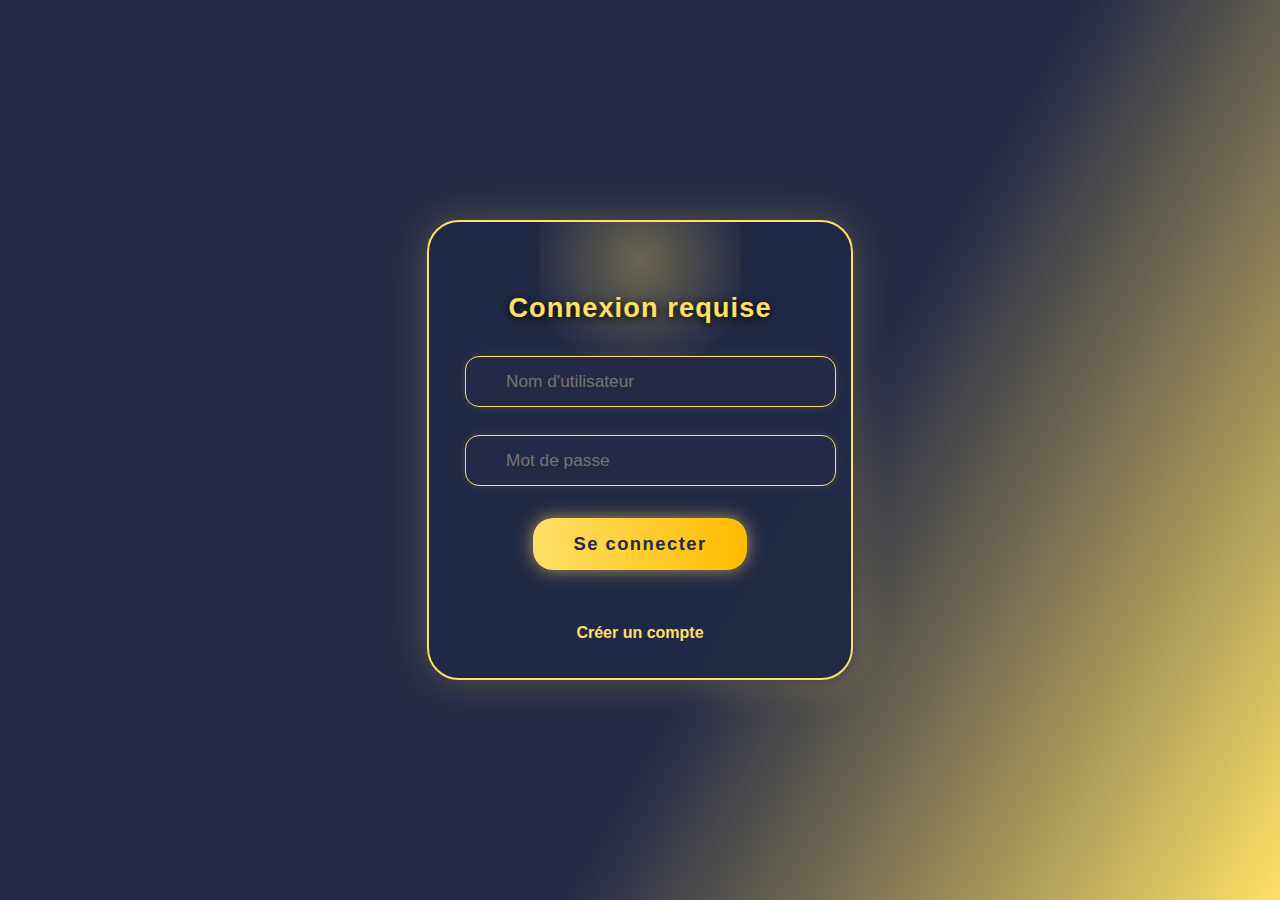
<file: index.html>
<!DOCTYPE html>
<html lang="fr">
<head>
    <meta charset="UTF-8">
    <meta name="viewport" content="width=device-width, initial-scale=1.0">
    <title>Connexion requise</title>
    <link rel="stylesheet" href="index.css">
</head>
<body class="hide">
<div class="login-box" id="loginBox">
    <h2>Connexion requise</h2>
    <input type="text" id="loginUser" placeholder="Nom d'utilisateur" autocomplete="username">
    <div class="password-container">
        <input type="password" id="loginPass" placeholder="Mot de passe" autocomplete="current-password">
        <span class="toggle-password" onclick="toggleLoginPasswordVisibility()">&#x1F441;</span>
    </div>
    <button id="loginBtn">Se connecter</button>
    <div class="login-error" id="loginError"></div>
    <a href="#" id="showRegister">Créer un compte</a>
</div>

<div class="register-box" id="registerBox" style="display:none;">
    <h2>Créer un compte</h2>
    <input type="text" id="registerUser" placeholder="Nom d'utilisateur" autocomplete="new-username">
    <div class="password-container">
        <input type="password" id="registerPass" placeholder="Mot de passe" autocomplete="new-password">
        <span class="toggle-password" onclick="toggleRegisterPasswordVisibility()">&#x1F441;</span>
    </div>
    <div class="password-container">
        <input type="password" id="registerPassConfirm" placeholder="Confirmer le mot de passe" autocomplete="new-password">
        <span class="toggle-password" onclick="toggleRegisterConfirmPasswordVisibility()">&#x1F441;</span>
    </div>
    <div class="password-rules">
        Le mot de passe doit contenir <b>au moins 8 caractères</b>, <b>une majuscule</b>, <b>une minuscule</b> et <b>un chiffre</b>.
    </div>
    <button id="registerBtn">S'inscrire</button>
    <div class="register-error" id="registerError"></div>
    <div class="register-success" id="registerSuccess"></div>
    <a href="#" id="showLogin">Se connecter</a>
</div>
<script>
    const USER = "LEGOAT";
    const PASS = "TOTOLEGOAT";

    function toggleLoginPasswordVisibility() {
        var passwordInput = document.getElementById("loginPass");
        passwordInput.type = passwordInput.type === "password" ? "text" : "password";
    }
    function toggleRegisterPasswordVisibility() {
        var passwordInput = document.getElementById("registerPass");
        passwordInput.type = passwordInput.type === "password" ? "text" : "password";
    }
    function toggleRegisterConfirmPasswordVisibility() {
        var passwordInput = document.getElementById("registerPassConfirm");
        passwordInput.type = passwordInput.type === "password" ? "text" : "password";
    }

    window.onload = function() {
        // Si déjà connecté, va direct à l'accueil
        if(sessionStorage.getItem('isConnected') === 'yes') {
            window.location.href = "Page1.html";
            return;
        }
        document.body.classList.remove('hide');

        // Connexion
        document.getElementById('loginBtn').onclick = function() {
            const user = document.getElementById('loginUser').value.trim();
            const pass = document.getElementById('loginPass').value;
            const error = document.getElementById('loginError');
            error.textContent = "";

            if (
                (user === USER && pass === PASS) ||
                (user === localStorage.getItem('user') && pass === localStorage.getItem('pass'))
            ) {
                sessionStorage.setItem('isConnected', 'yes');
                window.location.href = "Page1.html";
            } else {
                error.textContent = "Identifiant ou mot de passe incorrect !";
            }
        };

        document.getElementById('loginPass').addEventListener('keydown', function(e){
            if(e.key === "Enter") document.getElementById('loginBtn').click();
        });
        document.getElementById('loginUser').addEventListener('keydown', function(e){
            if(e.key === "Enter") document.getElementById('loginBtn').click();
        });

        // Affichage inscription
        document.getElementById('showRegister').addEventListener('click', function(e) {
            e.preventDefault();
            document.getElementById('loginBox').style.display = 'none';
            document.getElementById('registerBox').style.display = '';
            document.getElementById('registerError').textContent = "";
            document.getElementById('registerSuccess').textContent = "";
        });

        document.getElementById('showLogin').addEventListener('click', function(e) {
            e.preventDefault();
            document.getElementById('loginBox').style.display = '';
            document.getElementById('registerBox').style.display = 'none';
            document.getElementById('registerError').textContent = "";
            document.getElementById('registerSuccess').textContent = "";
        });

        // Inscription (stockage local)
        document.getElementById('registerBtn').onclick = function() {
            const user = document.getElementById('registerUser').value.trim();
            const pass = document.getElementById('registerPass').value;
            const passConfirm = document.getElementById('registerPassConfirm').value;
            const error = document.getElementById('registerError');
            const success = document.getElementById('registerSuccess');
            error.textContent = "";
            success.textContent = "";

            // Règles : au moins 8 caractères, 1 majuscule, 1 minuscule, 1 chiffre
            const regex = /^(?=.*[a-z])(?=.*[A-Z])(?=.*\d).{8,}$/;

            if (pass !== passConfirm) {
                error.textContent = "Les mots de passe ne correspondent pas !";
                return;
            }

            if (user === "" || pass === "") {
                error.textContent = "Veuillez remplir tous les champs !";
                return;
            }

            if (!regex.test(pass)) {
                error.textContent = "Le mot de passe doit contenir au moins 8 caractères, une majuscule, une minuscule et un chiffre.";
                return;
            }

            localStorage.setItem('user', user);
            localStorage.setItem('pass', pass);

            success.textContent = "Compte créé avec succès ! Vous pouvez vous connecter.";

            setTimeout(() => {
                document.getElementById('loginBox').style.display = '';
                document.getElementById('registerBox').style.display = 'none';
            }, 1200);
        };
    };
</script>
</body>
</html>
</file>
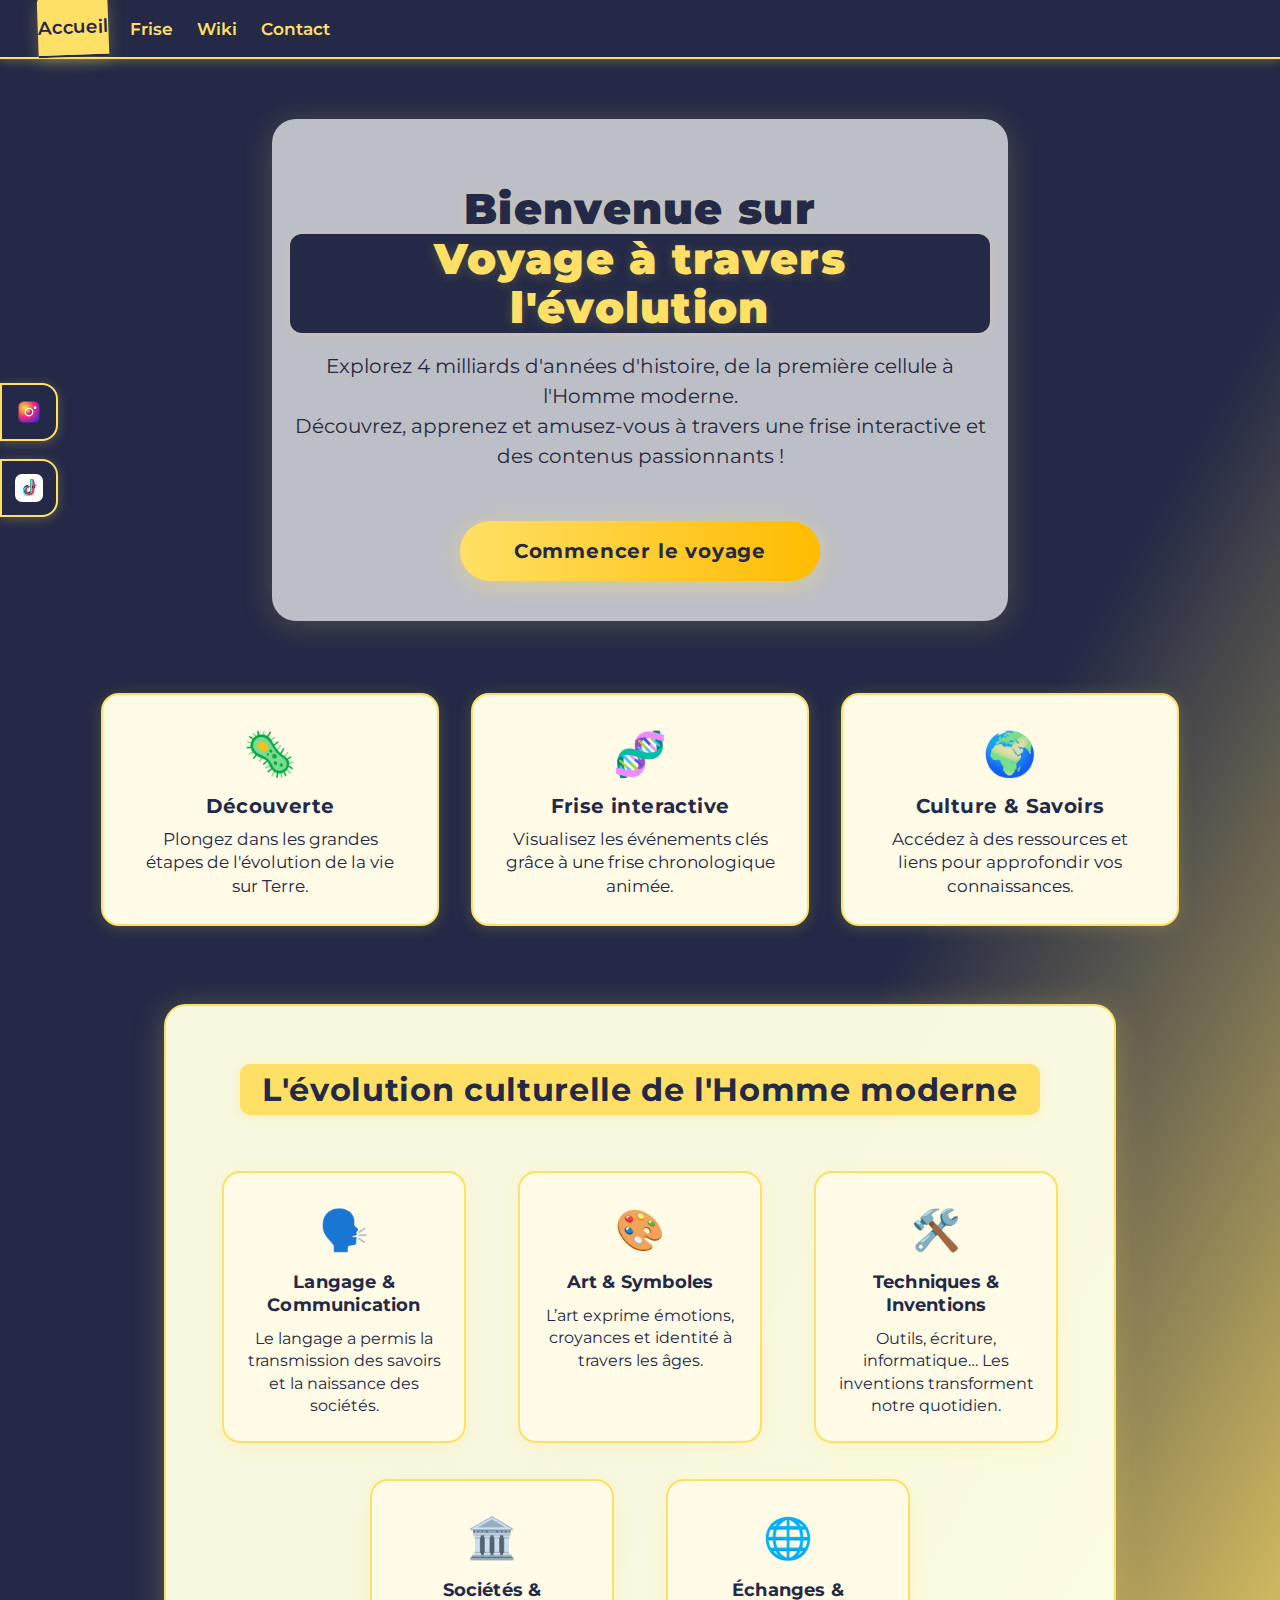
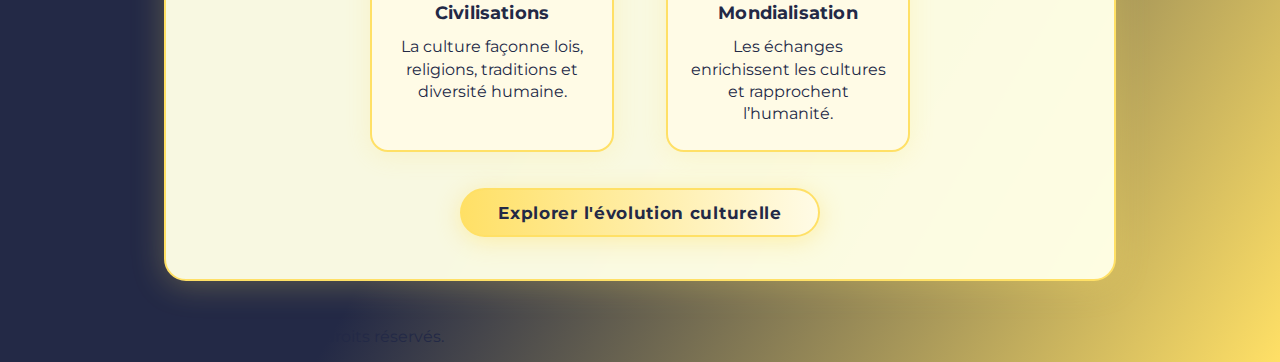
<file: acceuil.html>
<!DOCTYPE html>
<html lang="fr">
<head>
    <meta charset="UTF-8">
    <meta name="viewport" content="width=device-width, initial-scale=1.0">
    <title>Accueil - Voyage à travers l'évolution</title>
    <link rel="stylesheet" href="acceuil.css">
    <link href="https://fonts.googleapis.com/css?family=Montserrat:400,700,900&display=swap" rel="stylesheet">
</head>
<body>
    <header class="header">
        <nav class="main-navbar">
            <a href="acceuil.html" class="main-navbar-link active">Accueil</a>
            <a href="Page2.html" class="main-navbar-link">Frise</a>
            <a href="https://fr.wikipedia.org/wiki/%C3%89volution" class="main-navbar-link" target="_blank">Wiki</a>
            <a href="#" class="main-navbar-link" id="miniContact">Contact</a>
        </nav>
    </header>
    <main class="main-content">
        <section class="hero">
            <h1>
                Bienvenue sur <span class="highlight">Voyage à travers l'évolution</span>
            </h1>
            <p class="subtitle">
                Explorez 4 milliards d'années d'histoire, de la première cellule à l'Homme moderne.<br>
                Découvrez, apprenez et amusez-vous à travers une frise interactive et des contenus passionnants !
            </p>
            <a href="Page2.html" class="cta-btn" id="mainCtaBtn">Commencer le voyage</a>
        </section>
        <section class="features">
            <div class="feature-card">
                <div class="feature-icon">🦠</div>
                <h3>Découverte</h3>
                <p>Plongez dans les grandes étapes de l'évolution de la vie sur Terre.</p>
            </div>
            <div class="feature-card">
                <div class="feature-icon">🧬</div>
                <h3>Frise interactive</h3>
                <p>Visualisez les événements clés grâce à une frise chronologique animée.</p>
            </div>
            <div class="feature-card">
                <div class="feature-icon">🌍</div>
                <h3>Culture & Savoirs</h3>
                <p>Accédez à des ressources et liens pour approfondir vos connaissances.</p>
            </div>
        </section>
        <section class="culturelle-section">
            <h2>
                <span class="culturelle-title">L'évolution culturelle de l'Homme moderne</span>
            </h2>
            <div class="culturelle-cards">
                <div class="culturelle-card">
                    <div class="culturelle-icon">🗣️</div>
                    <h3>Langage & Communication</h3>
                    <p>Le langage a permis la transmission des savoirs et la naissance des sociétés.</p>
                </div>
                <div class="culturelle-card">
                    <div class="culturelle-icon">🎨</div>
                    <h3>Art & Symboles</h3>
                    <p>L’art exprime émotions, croyances et identité à travers les âges.</p>
                </div>
                <div class="culturelle-card">
                    <div class="culturelle-icon">🛠️</div>
                    <h3>Techniques & Inventions</h3>
                    <p>Outils, écriture, informatique… Les inventions transforment notre quotidien.</p>
                </div>
                <div class="culturelle-card">
                    <div class="culturelle-icon">🏛️</div>
                    <h3>Sociétés & Civilisations</h3>
                    <p>La culture façonne lois, religions, traditions et diversité humaine.</p>
                </div>
                <div class="culturelle-card">
                    <div class="culturelle-icon">🌐</div>
                    <h3>Échanges & Mondialisation</h3>
                    <p>Les échanges enrichissent les cultures et rapprochent l’humanité.</p>
                </div>
            </div>
            <a href="page4.html" class="cta-btn secondaire">
                Explorer l'évolution culturelle
            </a>
        </section>
    </main>
    <footer class="footer">
        <p>&copy; 2025 Voyage à travers l'évolution. Tous droits réservés.</p>
    </footer>
    <!-- Popup Contact -->
    <div id="contactPopup" class="popup-contact" style="display:none;">
        <h2>Contact</h2>
        <p>Pour toute question, écris à :<br>
            <a href="mailto:theo.gaudino@lpo-eme.fr">theo.gaudino@lpo-eme.fr</a>
        </p>
        <button id="closeContactBtn">Fermer</button>
    </div>
    <script>
        // Popup contact
        document.getElementById('miniContact').onclick = function(e) {
            e.preventDefault();
            document.getElementById('contactPopup').style.display = 'block';
        };
        document.getElementById('closeContactBtn').onclick = function() {
            document.getElementById('contactPopup').style.display = 'none';
        };
        // Animation joyeuse sur le bouton principal
        document.getElementById('mainCtaBtn').addEventListener('mouseenter', function() {
            this.style.transform = 'scale(1.12) rotate(-2deg)';
            this.style.boxShadow = '0 0 32px #ffe066cc, 0 0 12px #232946, 0 0 60px #ffbb0077';
        });
        document.getElementById('mainCtaBtn').addEventListener('mouseleave', function() {
            this.style.transform = '';
            this.style.boxShadow = '';
        });
    </script>
<!-- À placer juste après <body> dans acceuil.html -->
<!-- À placer juste après <body> dans acceuil.html -->
<div class="social-sidebar">
    <a class="social-btn" href="https://www.instagram.com/TON_COMPTE_INSTAGRAM" target="_blank" title="Instagram" aria-label="Instagram">
        <!-- Logo Instagram SVG officiel, couleurs natives -->
        <svg width="28" height="28" viewBox="0 0 448 512" aria-hidden="true">
            <defs>
                <radialGradient id="ig-gradient" cx="0.3" cy="0.3" r="1">
                    <stop offset="0%" stop-color="#f9ed32"/>
                    <stop offset="45%" stop-color="#ee2a7b"/>
                    <stop offset="100%" stop-color="#002aff"/>
                </radialGradient>
            </defs>
            <rect x="32" y="64" width="384" height="384" rx="96" fill="url(#ig-gradient)"/>
            <circle cx="224" cy="256" r="80" fill="#fff"/>
            <circle cx="224" cy="256" r="56" fill="url(#ig-gradient)"/>
            <circle cx="336" cy="176" r="24" fill="#fff"/>
        </svg>
    </a>
    <a class="social-btn" href="https://www.tiktok.com/@gdn009" target="_blank" title="TikTok" aria-label="TikTok">
        <!-- Logo TikTok SVG officiel, couleurs natives -->
        <svg width="28" height="28" viewBox="0 0 48 48" aria-hidden="true">
            <rect width="48" height="48" rx="12" fill="#fff"/>
            <path d="M34.5 18.5c-2.5 0-4.5-2-4.5-4.5V9h-4v18.5c0 2.2-1.8 4-4 4s-4-1.8-4-4 1.8-4 4-4c.3 0 .7 0 1 .1v-4.1c-.3 0-.7-.1-1-.1-4.4 0-8 3.6-8 8s3.6 8 8 8 8-3.6 8-8V23c1.2 1 2.7 1.5 4.5 1.5v-6z" fill="#010101"/>
            <path d="M30.5 9v5c0 2.5 2 4.5 4.5 4.5v3c-2.2 0-4.2-0.7-5.8-2v10c0 4.4-3.6 8-8 8s-8-3.6-8-8 3.6-8 8-8c.3 0 .7 0 1 .1v3.1c-.3 0-.7-.1-1-.1-2.8 0-5 2.2-5 5s2.2 5 5 5 5-2.2 5-5V9h3z" fill="#25F4EE"/>
            <path d="M34.5 18.5c-2.5 0-4.5-2-4.5-4.5V9h2v5c0 2.5 2 4.5 4.5 4.5v2c-1.2 0-2.3-0.3-3.3-0.9v8.9c0 4.4-3.6 8-8 8s-8-3.6-8-8 3.6-8 8-8c.3 0 .7 0 1 .1v2.1c-.3 0-.7-.1-1-.1-2.8 0-5 2.2-5 5s2.2 5 5 5 5-2.2 5-5V9h2z" fill="#FE2C55"/>
        </svg>
    </a>
</div> 
</body>
</html>
</file>
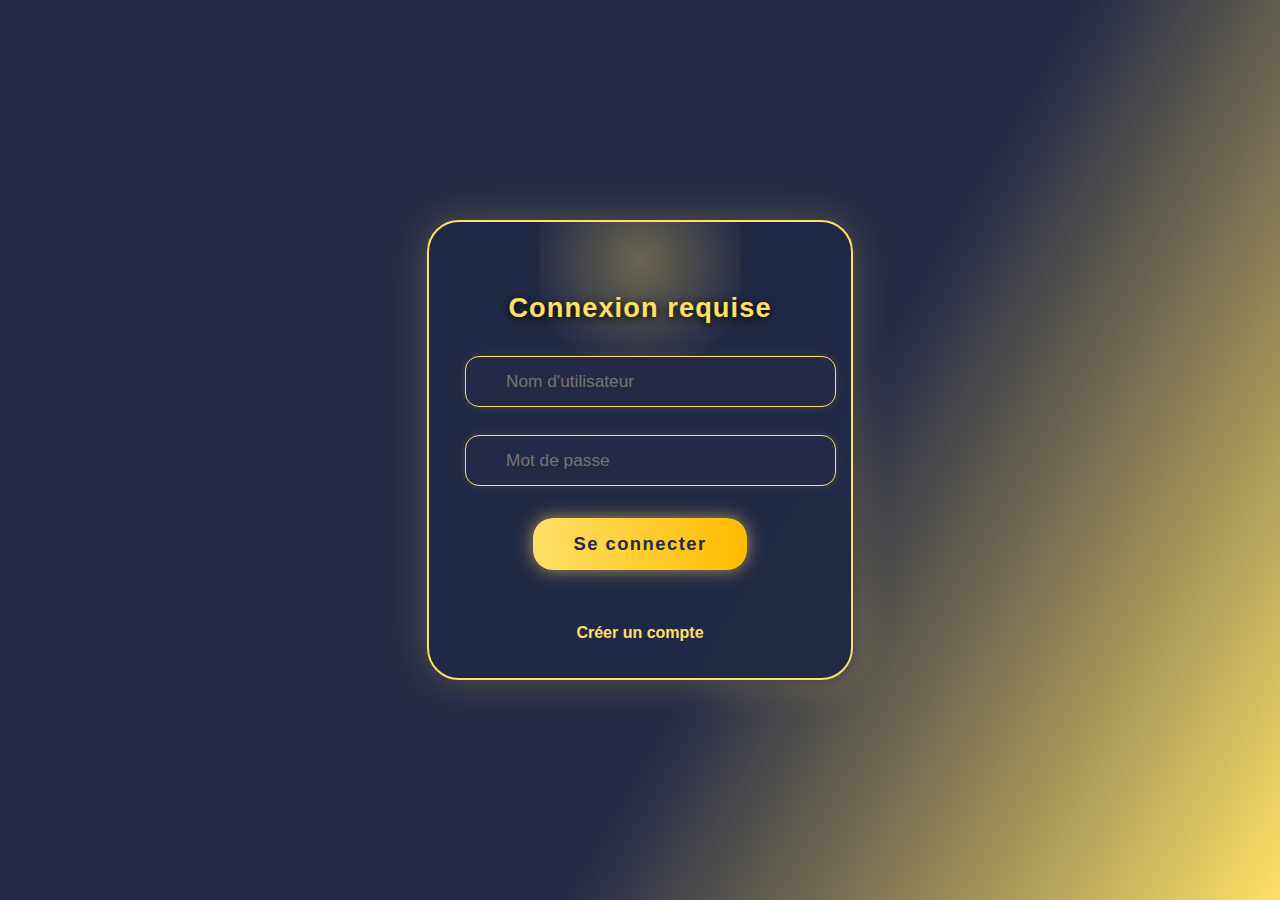
<file: Page2.html>
<!DOCTYPE html>
<html lang="fr">
<head>
  <meta charset="UTF-8">
  <meta name="viewport" content="width=device-width, initial-scale=1.0">
  <title>Voyage à travers l'évolution</title>
  <link rel="stylesheet" href="Page2.css">
  <link href="https://fonts.googleapis.com/css?family=Inter:400,600,800&display=swap" rel="stylesheet">
  <style>
    .main-navbar {
      display: flex;
      gap: 24px;
      align-items: center;
      background: #232946;
      padding: 0 40px;
      border-bottom: 2px solid #ffe066;
      box-shadow: 0 2px 8px #ffe06622;
      position: relative;
      z-index: 10;
      font-family: 'Montserrat', Arial, sans-serif;
    }
    .main-navbar-link {
      color: #ffe066;
      text-decoration: none;
      font-weight: 600;
      font-size: 1.08em;
      padding: 18px 0 16px 0;
      transition: color 0.2s, border-bottom 0.2s, background 0.2s, transform 0.2s;
      border-bottom: 2px solid transparent;
      position: relative;
      border-radius: 6px 6px 0 0;
    }
    .main-navbar-link:hover,
    .main-navbar-link.active {
      color: #232946;
      background: #ffe066;
      border-bottom: 2px solid #232946;
      transform: translateY(-2px) scale(1.07) rotate(-2deg);
      box-shadow: 0 4px 16px #ffe06644;
    }
    @media (max-width: 600px) {
      .main-navbar {
        flex-direction: column;
        gap: 0;
        padding: 0 10px;
      }
      .main-navbar-link {
        padding: 10px 0 8px 0;
        font-size: 1em;
        width: 100%;
        text-align: center;
      }
    }
    /* Popup contact style */
    #contactPopup {
      display: none;
      position: fixed;
      left: 50%;
      top: 50%;
      transform: translate(-50%, -50%);
      background: #fffbe6;
      border: 2px solid #ffe066;
      border-radius: 12px;
      z-index: 2000;
      padding: 24px;
      box-shadow: 0 4px 24px #ffe06655;
      min-width: 260px;
      text-align: center;
    }
    #contactPopup h2 {
      margin-top: 0;
      color: #232946;
    }
    #contactPopup a {
      color: #1a4ca4;
      text-decoration: underline;
    }
    #closeContactBtn {
      background: #ffe066;
      color: #232946;
      border: none;
      border-radius: 8px;
      padding: 8px 18px;
      font-weight: bold;
      cursor: pointer;
      margin-top: 12px;
      transition: background 0.2s;
    }
    #closeContactBtn:hover {
      background: #ffbb00;
    }
  </style>
</head>
<body>
  <div class="bg-animated"></div>
  <!-- Onglets en haut -->
  <nav class="main-navbar">
    <a href="acceuil.html" class="main-navbar-link">Accueil</a>
    <a href="Page2.html" class="main-navbar-link active">Frise</a>
    <a href="https://fr.wikipedia.org/wiki/%C3%89volution" class="main-navbar-link" target="_blank">Wiki</a>
    <a href="#" class="main-navbar-link" id="miniContact">Contact</a>
  </nav>
  <header class="header">
    <h1>De la cellule à l'homme</h1>
    <button id="logoutBtn" class="logout-btn">Déconnexion</button>
  </header>
  <main>
    <section class="intro">
      <p>
        Plongez dans 4&nbsp;milliards d'années d'évolution, de la première cellule à Homo sapiens.
        <span class="intro-cta">Cliquez sur une étape pour voir le détail !</span>
      </p>
    </section>
    <section class="timeline-container-vertical">
      <div class="timeline-vertical" id="timeline"></div>
    </section>
    <div class="event-details-popup" id="eventDetailsPopup">
      <div class="popup-header">
        <h2 class="popup-title" id="popupTitle"></h2>
        <span class="popup-date" id="popupDate"></span>
      </div>
      <div class="popup-body">
        <p class="popup-details" id="popupDetails"></p>
      </div>
      <button class="close-popup" id="closePopupBtn" title="Fermer">✕</button>
    </div>
    <!-- Popup Contact -->
    <div id="contactPopup">
      <h2>Contact</h2>
      <p>Pour toute question, écris à :<br>
        <a href="mailto:theo.gaudino@lpo-eme.fr">theo.gaudino@lpo-eme.fr</a>
      </p>
      <button id="closeContactBtn">Fermer</button>
    </div>
  </main>
  <footer class="footer">
    <p>&copy; 2025 Voyage à travers l'évolution. Tous droits réservés.</p>
  </footer>
  <script>
    // Sécurité : vérifie la connexion
    if(sessionStorage.getItem('isConnected') !== 'yes') {
      window.location.href = "index.html";
    }
    window.onload = function() {
      // Déconnexion
      document.getElementById('logoutBtn').onclick = function() {
        sessionStorage.removeItem('isConnected');
        window.location.href = "index.html";
      };
      // Onglet contact
      document.getElementById('miniContact').onclick = function(e) {
        e.preventDefault();
        document.getElementById('contactPopup').style.display = 'block';
      };
      document.getElementById('closeContactBtn').onclick = function() {
        document.getElementById('contactPopup').style.display = 'none';
      };
    };
  </script>
  <script src="Page2.js"></script>
</body>
</html>
</file>
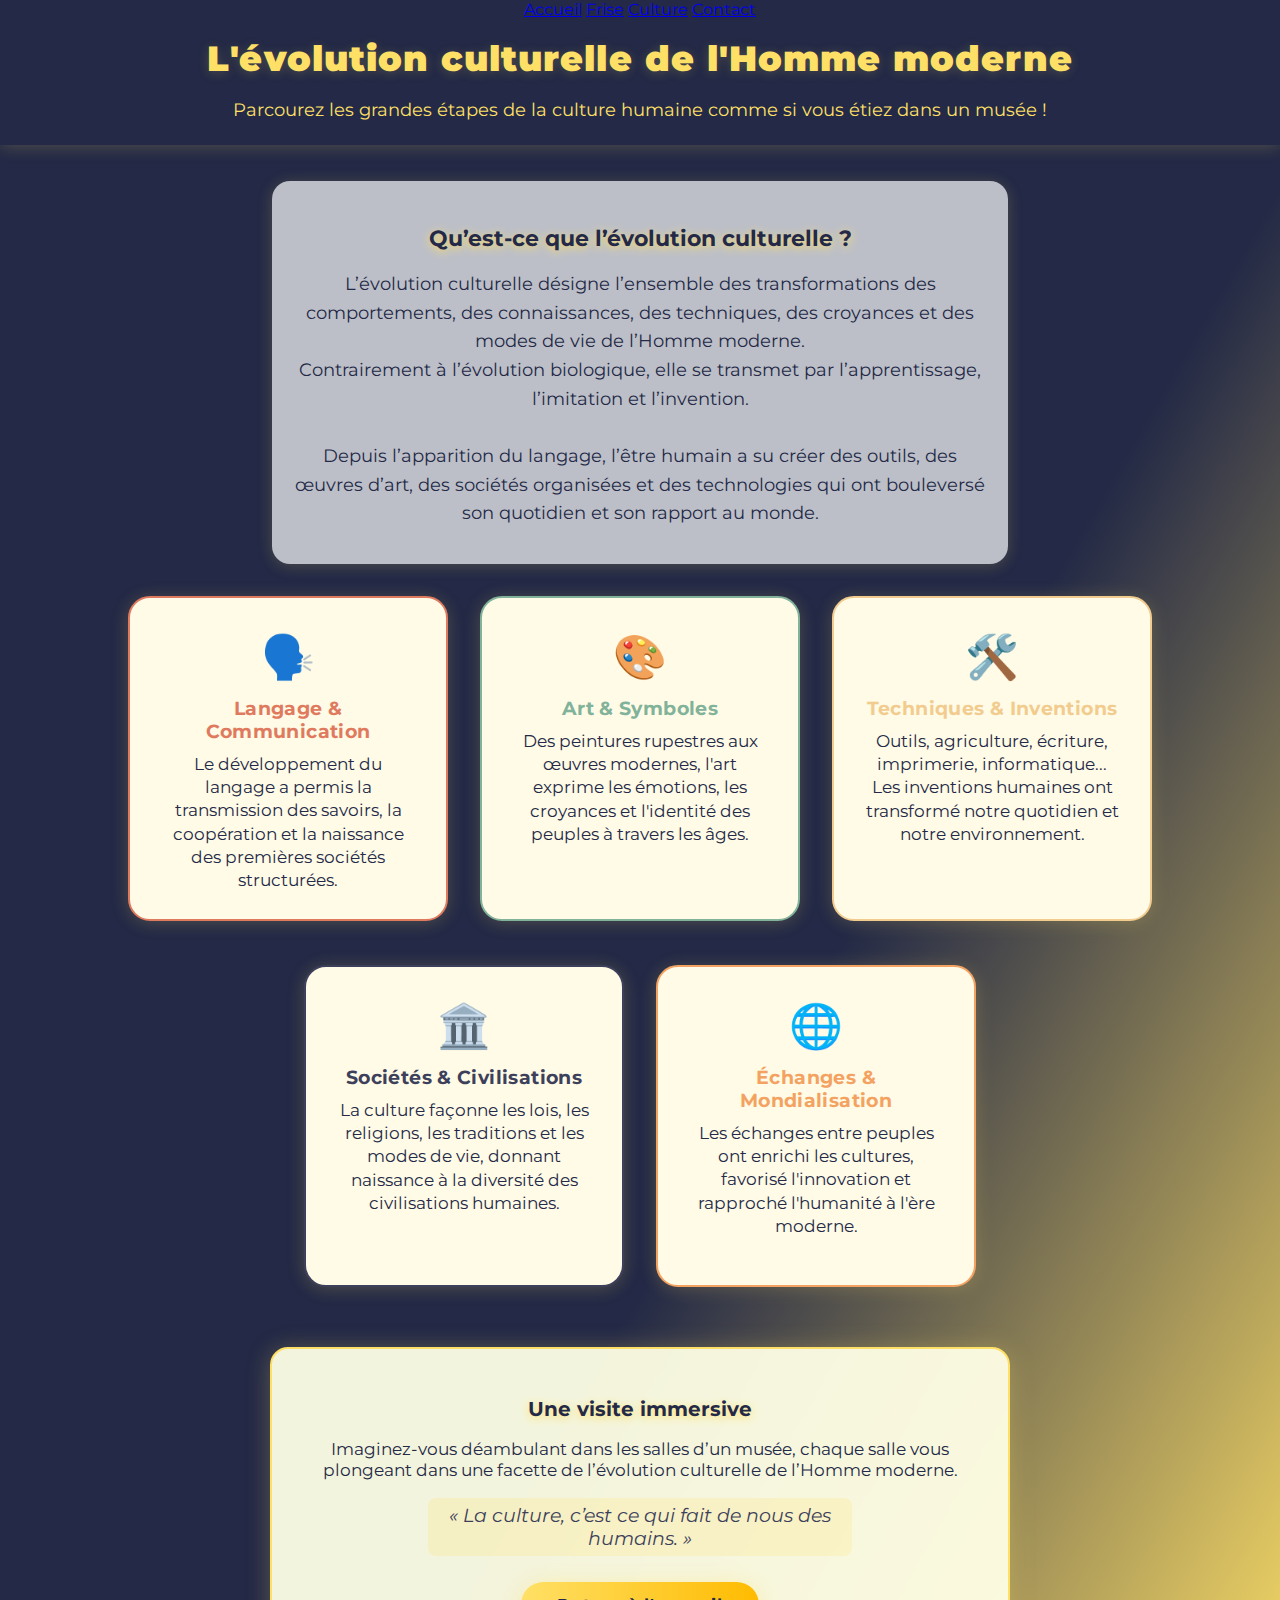
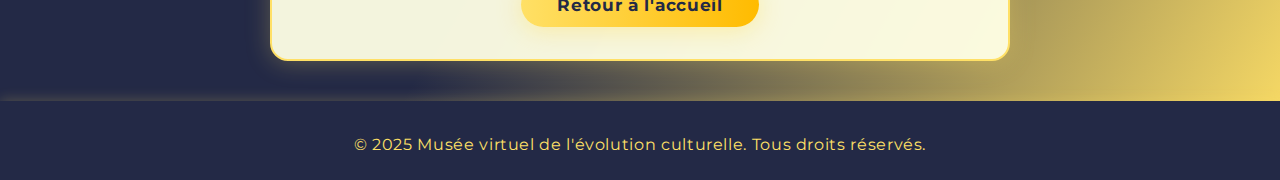
<file: page4.html>
<!DOCTYPE html>
<html lang="fr">
<head>
    <meta charset="UTF-8">
    <meta name="viewport" content="width=device-width, initial-scale=1.0">
    <title>L'évolution culturelle de l'Homme moderne</title>
    <link rel="stylesheet" href="page4.css">
    <link href="https://fonts.googleapis.com/css?family=Montserrat:400,700,900&display=swap" rel="stylesheet">
</head>
<body>
    <header class="museum-header">
        <nav class="main-navbar">
            <a href="acceuil.html" class="main-navbar-link">Accueil</a>
            <a href="Page2.html" class="main-navbar-link">Frise</a>
            <a href="page4.html" class="main-navbar-link active">Culture</a>
            <a href="#" class="main-navbar-link" id="miniContact">Contact</a>
        </nav>
        <h1 class="museum-title">L'évolution culturelle de l'Homme moderne</h1>
        <p class="museum-subtitle">Parcourez les grandes étapes de la culture humaine comme si vous étiez dans un musée !</p>
    </header>
    <main class="museum-main">
        <section class="museum-intro">
            <h2>Qu’est-ce que l’évolution culturelle ?</h2>
            <p>
                L’évolution culturelle désigne l’ensemble des transformations des comportements, des connaissances, des techniques, des croyances et des modes de vie de l’Homme moderne.<br>
                Contrairement à l’évolution biologique, elle se transmet par l’apprentissage, l’imitation et l’invention.<br><br>
                Depuis l’apparition du langage, l’être humain a su créer des outils, des œuvres d’art, des sociétés organisées et des technologies qui ont bouleversé son quotidien et son rapport au monde.
            </p>
        </section>
        <section class="museum-gallery">
            <div class="museum-room" style="--accent:#e07a5f;">
                <div class="museum-artifact" data-popup="langage">
                    <div class="museum-artifact-icon">🗣️</div>
                    <h2>Langage & Communication</h2>
                    <p>Le développement du langage a permis la transmission des savoirs, la coopération et la naissance des premières sociétés structurées.</p>
                </div>
            </div>
            <div class="museum-room" style="--accent:#81b29a;">
                <div class="museum-artifact" data-popup="art">
                    <div class="museum-artifact-icon">🎨</div>
                    <h2>Art & Symboles</h2>
                    <p>Des peintures rupestres aux œuvres modernes, l'art exprime les émotions, les croyances et l'identité des peuples à travers les âges.</p>
                </div>
            </div>
            <div class="museum-room" style="--accent:#f2cc8f;">
                <div class="museum-artifact" data-popup="techniques">
                    <div class="museum-artifact-icon">🛠️</div>
                    <h2>Techniques & Inventions</h2>
                    <p>Outils, agriculture, écriture, imprimerie, informatique... Les inventions humaines ont transformé notre quotidien et notre environnement.</p>
                </div>
            </div>
            <div class="museum-room" style="--accent:#3d405b;">
                <div class="museum-artifact" data-popup="societes">
                    <div class="museum-artifact-icon">🏛️</div>
                    <h2>Sociétés & Civilisations</h2>
                    <p>La culture façonne les lois, les religions, les traditions et les modes de vie, donnant naissance à la diversité des civilisations humaines.</p>
                </div>
            </div>
            <div class="museum-room" style="--accent:#f4a261;">
                <div class="museum-artifact" data-popup="echanges">
                    <div class="museum-artifact-icon">🌐</div>
                    <h2>Échanges & Mondialisation</h2>
                    <p>Les échanges entre peuples ont enrichi les cultures, favorisé l'innovation et rapproché l'humanité à l'ère moderne.</p>
                </div>
            </div>
        </section>
        <section class="museum-experience">
            <h2>Une visite immersive</h2>
            <p>
                Imaginez-vous déambulant dans les salles d’un musée, chaque salle vous plongeant dans une facette de l’évolution culturelle de l’Homme moderne.<br>
                <span class="museum-quote">«&nbsp;La culture, c’est ce qui fait de nous des humains.&nbsp;»</span>
            </p>
            <a href="acceuil.html" class="museum-btn">Retour à l'accueil</a>
        </section>
    </main>
    <!-- Popup musée -->
    <div class="museum-popup-bg" id="popupBg">
        <div class="museum-popup" id="popupContent">
            <button class="close-btn" id="closePopupBtn" type="button">✕</button>
            <div id="popupInner"></div>
        </div>
    </div>
    <!-- Popup contact -->
    <div id="contactPopup" class="popup-contact" style="display:none;">
        <h2>Contact</h2>
        <p>Pour toute question, écris à :<br>
            <a href="mailto:theo.gaudino@lpo-eme.fr">theo.gaudino@lpo-eme.fr</a>
        </p>
        <button id="closeContactBtn" type="button">Fermer</button>
    </div>
    <footer class="museum-footer">
        <p>&copy; 2025 Musée virtuel de l'évolution culturelle. Tous droits réservés.</p>
    </footer>
    <script src="page4.js"></script>
    <script>
        // Popup contact
        document.getElementById('miniContact').onclick = function(e) {
            e.preventDefault();
            document.getElementById('contactPopup').style.display = 'block';
        };
        document.getElementById('closeContactBtn').onclick = function() {
            document.getElementById('contactPopup').style.display = 'none';
        };
    </script>
</body>
</html>
</file>
<file: index.css>
body {
    background: linear-gradient(120deg, #232946 60%, #ffe066 100%);
    min-height: 100vh;
    margin: 0;
    font-family: 'Montserrat', Arial, sans-serif;
    display: flex;
    align-items: center;
    justify-content: center;
    color: #ffe066;
}

.login-box, .register-box {
    background: rgba(34, 41, 69, 0.98);
    border-radius: 32px;
    border: 2.5px solid #ffe066;
    box-shadow: 0 0 40px #ffe06644, 0 0 12px #232946;
    padding: 48px 36px 36px 36px;
    text-align: center;
    max-width: 350px;
    width: 100%;
    position: relative;
    overflow: hidden;
    animation: popIn 0.8s cubic-bezier(.4,2,.6,1);
}

@keyframes popIn {
    0% { opacity: 0; transform: translateY(60px) scale(0.95);}
    100% { opacity: 1; transform: translateY(0) scale(1);}
}

.login-box::before, .register-box::before {
    content: "";
    position: absolute;
    top: -60px; left: 50%;
    width: 200px; height: 200px;
    background: radial-gradient(circle, #ffe06655 0%, transparent 80%);
    transform: translateX(-50%);
    z-index: 0;
    pointer-events: none;
    animation: decoGlow 2.5s infinite alternate;
}

@keyframes decoGlow {
    0% { opacity: 0.7; filter: blur(0px);}
    100% { opacity: 1; filter: blur(2px);}
}

h2 {
    color: #ffe066;
    margin-bottom: 18px;
    font-size: 1.7em;
    text-shadow: 0 2px 8px #000;
    font-weight: 800;
    letter-spacing: 0.04em;
    position: relative;
    z-index: 1;
}

input {
    width: 90%;
    padding: 14px 14px 14px 40px;
    margin: 14px 0;
    border-radius: 14px;
    border: 1.5px solid #ffe066;
    font-size: 1.08em;
    outline: none;
    background: #232946;
    color: #ffe066;
    box-shadow: 0 0 8px #ffe06622;
    transition: border 0.2s, box-shadow 0.2s;
    font-family: inherit;
    position: relative;
    z-index: 1;
}

.password-container {
    position: relative;
}

.toggle-password {
    position: absolute;
    top: 50%;
    right: 12px;
    transform: translateY(-50%);
    cursor: pointer;
    color: #ffe066;
    font-size: 1.2em;
    user-select: none;
    transition: color 0.2s;
}
.toggle-password:hover {
    color: #ffbb00;
}

button {
    background: linear-gradient(90deg, #ffe066 0%, #ffbb00 100%);
    color: #232946;
    font-size: 1.15em;
    font-family: 'Montserrat', Arial, sans-serif;
    padding: 15px 40px;
    border: none;
    border-radius: 20px;
    box-shadow: 0 0 18px #ffe06699, 0 0 8px #232946;
    cursor: pointer;
    font-weight: bold;
    letter-spacing: 0.08em;
    margin-top: 18px;
    margin-bottom: 10px;
    transition: background 0.2s, transform 0.15s, box-shadow 0.2s;
    position: relative;
    z-index: 1;
}
button:hover {
    background: linear-gradient(90deg, #ffbb00 0%, #ffe066 100%);
    transform: scale(1.07);
    box-shadow: 0 0 32px #ffe066cc, 0 0 12px #232946, 0 0 60px #ffbb0077;
}

.login-error, .register-error {
    color: #ff0033;
    margin-top: 10px;
    font-weight: bold;
    min-height: 24px;
    text-shadow: 0 2px 8px #000;
    font-size: 1em;
}

.register-success {
    color: #1a7f1a;
    margin-bottom: 8px;
    font-weight: bold;
}

.password-rules {
    font-size: 0.97em;
    color: #ffe066cc;
    margin-bottom: 8px;
    margin-top: -6px;
    background: #232946;
    border-radius: 8px;
    padding: 6px 0;
}

#showRegister, #showLogin {
    color: #ffe066;
    text-decoration: none;
    font-weight: bold;
    transition: color 0.3s, transform 0.3s;
    display: inline-block;
    margin-top: 10px;
}
#showRegister:hover, #showLogin:hover {
    color: #ffbb00;
    transform: scale(1.1);
    text-shadow: 0 0 10px #ffe066;
}

@media (max-width: 500px) {
    .login-box, .register-box {
        padding: 24px 6vw 18px 6vw;
        max-width: 98vw;
    }
    h2 {
        font-size: 1.2em;
    }
    button {
        font-size: 1em;
        padding: 12px 10vw;
    }
}
</file>
<file: acceuil.css>
body {
    margin: 0;
    padding: 0;
    font-family: 'Montserrat', Arial, sans-serif;
    background: linear-gradient(120deg, #232946 60%, #ffe066 100%);
    color: #232946;
    min-height: 100vh;
}

.header {
    background: #232946;
    box-shadow: 0 2px 12px #ffe06633;
}

.main-nav {
    display: flex;
    align-items: center;
    justify-content: space-between;
    padding: 18px 40px;
    max-width: 1200px;
    margin: 0 auto;
}

.nav-logo {
    font-size: 2em;
    font-weight: 900;
    color: #ffe066;
    text-decoration: none;
    letter-spacing: 0.04em;
    transition: color 0.2s;
    text-shadow: 0 2px 12px #ffe06655;
    animation: fadeInLeft 1s;
}

@keyframes fadeInLeft {
    from { opacity: 0; transform: translateX(-40px);}
    to { opacity: 1; transform: translateX(0);}
}

.nav-logo:hover {
    color: #ffbb00;
}

.nav-links {
    display: flex;
    gap: 28px;
}

.nav-link {
    color: #ffe066;
    text-decoration: none;
    font-weight: 600;
    font-size: 1.08em;
    padding: 8px 18px;
    border-radius: 8px;
    transition: background 0.2s, color 0.2s, transform 0.2s;
    position: relative;
    z-index: 1;
    animation: fadeInRight 1s;
}

@keyframes fadeInRight {
    from { opacity: 0; transform: translateX(40px);}
    to { opacity: 1; transform: translateX(0);}
}

.nav-link:hover {
    background: #ffe066;
    color: #232946;
    transform: scale(1.08);
    box-shadow: 0 2px 12px #ffe06655;
}

.main-content {
    display: flex;
    flex-direction: column;
    align-items: center;
    padding: 60px 10px 30px 10px;
    max-width: 1200px;
    margin: 0 auto;
}

.hero {
    text-align: center;
    margin-bottom: 48px;
    animation: fadeInUp 1.1s;
    background: rgba(255,255,255,0.7);
    border-radius: 24px;
    padding: 36px 18px 30px 18px;
    box-shadow: 0 4px 32px #ffe06633;
    max-width: 700px;
}

@keyframes fadeInUp {
    from { opacity: 0; transform: translateY(40px);}
    to { opacity: 1; transform: translateY(0);}
}

.hero h1 {
    font-size: 2.7em;
    font-weight: 900;
    margin-bottom: 18px;
    color: #232946;
    letter-spacing: 0.03em;
    line-height: 1.15;
    text-shadow: 0 2px 12px #ffe06633;
    animation: textPop 1.2s cubic-bezier(.4,2,.6,1);
}

@keyframes textPop {
    0% { opacity: 0; transform: scale(0.85);}
    80% { opacity: 1; transform: scale(1.08);}
    100% { opacity: 1; transform: scale(1);}
}

.highlight {
    color: #ffe066;
    background: #232946;
    padding: 0 14px;
    border-radius: 12px;
    box-shadow: 0 2px 12px #ffe06633;
    display: inline-block;
    animation: highlightGlow 2.5s infinite alternate;
}

@keyframes highlightGlow {
    0% { box-shadow: 0 2px 12px #ffe06633;}
    100% { box-shadow: 0 2px 32px #ffe06699;}
}

.subtitle {
    font-size: 1.25em;
    color: #232946;
    margin-bottom: 32px;
    margin-top: 0;
    line-height: 1.5;
    text-shadow: 0 1px 8px #ffe06622;
    animation: fadeInUp 1.5s;
}

.cta-btn {
    display: inline-block;
    background: linear-gradient(90deg, #ffe066 0%, #ffbb00 100%);
    color: #232946;
    font-size: 1.25em;
    font-weight: bold;
    padding: 18px 54px;
    border-radius: 30px;
    text-decoration: none;
    box-shadow: 0 4px 24px #ffe06677;
    transition: background 0.2s, transform 0.15s, box-shadow 0.2s;
    margin-top: 18px;
    margin-bottom: 10px;
    letter-spacing: 0.04em;
    animation: btnPop 1.3s cubic-bezier(.4,2,.6,1);
}

@keyframes btnPop {
    0% { opacity: 0; transform: scale(0.8);}
    80% { opacity: 1; transform: scale(1.12);}
    100% { opacity: 1; transform: scale(1);}
}

.cta-btn:hover {
    background: linear-gradient(90deg, #ffbb00 0%, #ffe066 100%);
    transform: scale(1.09) rotate(-2deg);
    box-shadow: 0 0 32px #ffe066cc, 0 0 12px #232946, 0 0 60px #ffbb0077;
}

.cta-btn.secondaire {
    font-size: 1.08em;
    padding: 12px 36px;
    margin-bottom: 10px;
    margin-top: 8px;
    background: linear-gradient(90deg, #ffe066 0%, #fffbe6 100%);
    color: #232946;
    border: 2px solid #ffe066;
}

.features {
    display: flex;
    gap: 32px;
    justify-content: center;
    flex-wrap: wrap;
    margin-top: 24px;
    width: 100%;
    animation: fadeInUp 1.4s;
}

.feature-card {
    background: #fffbe6;
    border: 2px solid #ffe066;
    border-radius: 18px;
    box-shadow: 0 2px 16px #ffe06633;
    padding: 32px 32px 26px 32px;
    text-align: center;
    width: 270px;
    margin-bottom: 18px;
    transition: transform 0.18s, box-shadow 0.18s;
    position: relative;
    overflow: hidden;
    animation: cardAppear 1.2s cubic-bezier(.4,2,.6,1);
}

@keyframes cardAppear {
    0% { opacity: 0; transform: translateY(40px) scale(0.95);}
    100% { opacity: 1; transform: translateY(0) scale(1);}
}

.feature-card:hover {
    transform: translateY(-8px) scale(1.06) rotate(-1.5deg);
    box-shadow: 0 8px 32px #ffe06677;
    background: #fff9d6;
}

.feature-icon {
    font-size: 2.7em;
    margin-bottom: 14px;
    animation: iconBounce 2.5s infinite;
}

@keyframes iconBounce {
    0%,100% { transform: translateY(0);}
    50% { transform: translateY(-8px);}
}

.feature-card h3 {
    margin: 0 0 10px 0;
    color: #232946;
    font-size: 1.22em;
    font-weight: 700;
    letter-spacing: 0.02em;
}

.feature-card p {
    color: #232946;
    font-size: 1.04em;
    margin: 0;
    line-height: 1.4;
}

.culturelle-section {
    margin: 60px auto 0 auto;
    max-width: 900px;
    background: rgba(255,255,230,0.97);
    border-radius: 22px;
    box-shadow: 0 4px 32px #ffe06644;
    padding: 38px 24px 32px 24px;
    text-align: center;
    border: 2.5px solid #ffe066;
    animation: fadeInUp 1.3s;
}

.culturelle-title {
    background: #ffe066;
    color: #232946;
    border-radius: 10px;
    padding: 6px 22px;
    font-size: 1.35em;
    box-shadow: 0 2px 12px #ffe06655;
    display: inline-block;
    margin-bottom: 18px;
    letter-spacing: 0.02em;
}

.culturelle-cards {
    display: flex;
    flex-wrap: wrap;
    gap: 36px 36px;
    justify-content: center;
    margin: 38px 0 28px 0;
}

.culturelle-card {
    background: #fffbe6;
    border: 2.5px solid #ffe066;
    border-radius: 18px;
    box-shadow: 0 4px 24px #ffe06633;
    padding: 32px 20px 24px 20px;
    text-align: center;
    width: 200px;
    min-width: 160px;
    margin: 0 8px;
    transition: transform 0.18s, box-shadow 0.18s, background 0.18s;
    animation: cardAppear 1.2s cubic-bezier(.4,2,.6,1);
    cursor: pointer;
    display: flex;
    flex-direction: column;
    align-items: center;
    justify-content: flex-start;
}

.culturelle-card:hover {
    transform: translateY(-10px) scale(1.07) rotate(-1.5deg);
    box-shadow: 0 12px 36px #ffe06699;
    background: #fff9d6;
}

.culturelle-icon {
    font-size: 2.5em;
    margin-bottom: 16px;
    animation: iconBounce 2.5s infinite;
}

.culturelle-card h3 {
    margin: 0 0 12px 0;
    color: #232946;
    font-size: 1.13em;
    font-weight: 700;
    letter-spacing: 0.01em;
}

.culturelle-card p {
    color: #232946;
    font-size: 1em;
    margin: 0;
    line-height: 1.4;
}

@media (max-width: 1100px) {
    .culturelle-cards {
        gap: 24px 18px;
    }
    .culturelle-card {
        width: 170px;
        padding: 24px 10px 18px 10px;
    }
}

@media (max-width: 900px) {
    .culturelle-section {
        padding: 24px 4vw 18px 4vw;
    }
    .culturelle-cards {
        flex-direction: column;
        align-items: center;
        gap: 18px;
    }
    .culturelle-card {
        width: 90vw;
        min-width: unset;
        margin: 0;
    }
}
/* Barre de navigation style commun */
.main-navbar {
    display: flex;
    gap: 24px;
    align-items: center;
    background: #232946;
    padding: 0 40px;
    border-bottom: 2px solid #ffe066;
    box-shadow: 0 2px 8px #ffe06622;
    position: relative;
    z-index: 10;
    font-family: 'Montserrat', Arial, sans-serif;
}

.main-navbar-link {
    color: #ffe066;
    text-decoration: none;
    font-weight: 600;
    font-size: 1.08em;
    padding: 18px 0 16px 0;
    transition: color 0.2s, border-bottom 0.2s, background 0.2s, transform 0.2s;
    border-bottom: 2px solid transparent;
    position: relative;
    border-radius: 6px 6px 0 0;
}

.main-navbar-link:hover,
.main-navbar-link.active {
    color: #232946;
    background: #ffe066;
    border-bottom: 2px solid #232946;
    transform: translateY(-2px) scale(1.07) rotate(-2deg);
    box-shadow: 0 4px 16px #ffe06644;
}

@media (max-width: 600px) {
    .main-navbar {
        flex-direction: column;
        gap: 0;
        padding: 0 10px;
    }
    .main-navbar-link {
        padding: 10px 0 8px 0;
        font-size: 1em;
        width: 100%;
        text-align: center;
    }
}
/* ...existing code... */

/* Réseaux sociaux latéraux */
.social-sidebar {
    position: fixed;
    top: 50%;
    left: 0;
    transform: translateY(-50%);
    display: flex;
    flex-direction: column;
    gap: 18px;
    z-index: 1000;
}

.social-btn {
    background: #232946;
    border: 2px solid #ffe066;
    border-radius: 0 16px 16px 0;
    width: 54px;
    height: 54px;
    display: flex;
    align-items: center;
    justify-content: center;
    margin-left: 0;
    box-shadow: 0 2px 12px #ffe06644;
    transition: background 0.2s, transform 0.18s;
    cursor: pointer;
    font-size: 2em;
    color: #ffe066;
    text-decoration: none;
}

.social-btn:hover {
    background: #ffe066;
    color: #232946;
    transform: translateX(8px) scale(1.08);
    box-shadow: 0 4px 24px #ffe06699;
}
</file>
<file: page4.css>
body {
    margin: 0;
    padding: 0;
    font-family: 'Montserrat', Arial, sans-serif;
    background: linear-gradient(120deg, #232946 60%, #ffe066 100%);
    color: #232946;
    min-height: 100vh;
}

.museum-header {
    background: #232946;
    color: #ffe066;
    padding-bottom: 24px;
    box-shadow: 0 2px 16px #ffe06633;
    text-align: center;
    position: relative;
    animation: fadeInDown 1.1s;
}

@keyframes fadeInDown {
    from { opacity: 0; transform: translateY(-40px);}
    to { opacity: 1; transform: translateY(0);}
}

.museum-nav {
    display: flex;
    align-items: center;
    justify-content: space-between;
    padding: 18px 40px 0 40px;
    max-width: 1200px;
    margin: 0 auto;
}

.museum-logo {
    font-size: 1.5em;
    font-weight: 900;
    color: #ffe066;
    text-decoration: none;
    letter-spacing: 0.04em;
    transition: color 0.2s;
    text-shadow: 0 2px 12px #ffe06655;
}

.museum-logo:hover {
    color: #ffbb00;
}

.museum-links {
    display: flex;
    gap: 24px;
}

.museum-link {
    color: #ffe066;
    text-decoration: none;
    font-weight: 600;
    font-size: 1.08em;
    padding: 8px 18px;
    border-radius: 8px;
    transition: background 0.2s, color 0.2s;
}

.museum-link:hover {
    background: #ffe066;
    color: #232946;
}

.museum-title {
    font-size: 2.2em;
    font-weight: 900;
    margin: 18px 0 8px 0;
    letter-spacing: 0.03em;
    text-shadow: 0 2px 12px #ffe06633;
    animation: textPop 1.2s cubic-bezier(.4,2,.6,1);
}
@keyframes textPop {
    0% { opacity: 0; transform: scale(0.85);}
    80% { opacity: 1; transform: scale(1.08);}
    100% { opacity: 1; transform: scale(1);}
}

.museum-subtitle {
    font-size: 1.15em;
    color: #ffe066;
    margin-bottom: 0;
    animation: fadeInUp 1.2s;
}

@keyframes fadeInUp {
    from { opacity: 0; transform: translateY(40px);}
    to { opacity: 1; transform: translateY(0);}
}

.museum-main {
    max-width: 1100px;
    margin: 0 auto;
    padding: 36px 10px 0 10px;
}

.museum-intro {
    max-width: 700px;
    margin: 0 auto 32px auto;
    text-align: center;
    animation: fadeInUp 1.2s;
    background: rgba(255,255,255,0.7);
    border-radius: 18px;
    box-shadow: 0 2px 16px #ffe06633;
    padding: 24px 18px 18px 18px;
}

.museum-intro h2 {
    color: #232946;
    font-size: 1.4em;
    margin-bottom: 12px;
    text-shadow: 0 2px 8px #ffe066;
}

.museum-intro p {
    font-size: 1.12em;
    color: #232946;
    line-height: 1.6;
}

.museum-gallery {
    display: flex;
    flex-wrap: wrap;
    gap: 32px;
    justify-content: center;
    margin-bottom: 48px;
    margin-top: 18px;
}

.museum-room {
    background: #fffbe6;
    border: 2.5px solid var(--accent, #ffe066);
    border-radius: 22px;
    box-shadow: 0 2px 18px #ffe06633;
    padding: 32px 28px 26px 28px;
    text-align: center;
    width: 260px;
    min-height: 260px;
    margin-bottom: 12px;
    transition: transform 0.18s, box-shadow 0.18s, background 0.18s;
    position: relative;
    overflow: hidden;
    animation: museumAppear 1.2s cubic-bezier(.4,2,.6,1);
    cursor: pointer;
}

@keyframes museumAppear {
    0% { opacity: 0; transform: translateY(40px) scale(0.95);}
    100% { opacity: 1; transform: translateY(0) scale(1);}
}

.museum-room:hover {
    transform: translateY(-8px) scale(1.06) rotate(-1.5deg);
    box-shadow: 0 8px 32px #ffe06677;
    background: #fff9d6;
}

.museum-artifact-icon {
    font-size: 2.7em;
    margin-bottom: 14px;
    animation: iconBounce 2.5s infinite;
    display: block;
}

@keyframes iconBounce {
    0%,100% { transform: translateY(0);}
    50% { transform: translateY(-8px);}
}

.museum-artifact h2 {
    margin: 0 0 10px 0;
    color: var(--accent, #232946);
    font-size: 1.18em;
    font-weight: 700;
    letter-spacing: 0.02em;
}

.museum-artifact p {
    color: #232946;
    font-size: 1.04em;
    margin: 0;
    line-height: 1.4;
}

.museum-experience {
    background: rgba(255,255,230,0.95);
    border-radius: 18px;
    box-shadow: 0 2px 24px #ffe06644;
    padding: 32px 18px 22px 18px;
    text-align: center;
    border: 2px solid #ffe066;
    max-width: 700px;
    margin: 0 auto 32px auto;
    animation: fadeInUp 1.5s;
}

.museum-experience h2 {
    color: #232946;
    margin-bottom: 10px;
    font-size: 1.25em;
    text-shadow: 0 2px 8px #ffe066;
}

.museum-experience p {
    color: #232946;
    margin-bottom: 18px;
    font-size: 1.08em;
}

.museum-quote {
    display: block;
    margin: 18px auto 0 auto;
    font-style: italic;
    color: #3d405b;
    font-size: 1.08em;
    background: #ffe06633;
    border-radius: 8px;
    padding: 6px 12px;
    max-width: 400px;
}

.museum-btn {
    display: inline-block;
    background: linear-gradient(90deg, #ffe066 0%, #ffbb00 100%);
    color: #232946;
    font-size: 1.08em;
    font-weight: bold;
    padding: 12px 36px;
    border-radius: 30px;
    text-decoration: none;
    box-shadow: 0 4px 24px #ffe06677;
    transition: background 0.2s, transform 0.15s, box-shadow 0.2s;
    margin-top: 8px;
    margin-bottom: 10px;
    letter-spacing: 0.04em;
}

.museum-btn:hover {
    background: linear-gradient(90deg, #ffbb00 0%, #ffe066 100%);
    transform: scale(1.07) rotate(-2deg);
    box-shadow: 0 0 32px #ffe066cc, 0 0 12px #232946, 0 0 60px #ffbb0077;
}

.museum-popup-bg {
    display: none;
    position: fixed;
    z-index: 3000;
    left: 0; top: 0; right: 0; bottom: 0;
    background: rgba(35,41,70,0.75);
    align-items: center;
    justify-content: center;
}

.museum-popup {
    background: #fffbe6;
    border: 2.5px solid #ffe066;
    border-radius: 18px;
    box-shadow: 0 8px 40px #23294699;
    max-width: 420px;
    width: 92vw;
    padding: 32px 24px 18px 24px;
    text-align: center;
    position: relative;
    animation: fadeInUp 0.6s;
}

.museum-popup img {
    width: 90%;
    max-width: 320px;
    border-radius: 12px;
    margin: 18px 0 12px 0;
    box-shadow: 0 2px 16px #ffe06655;
}

.museum-popup h2 {
    color: #232946;
    margin-bottom: 10px;
    font-size: 1.25em;
}

.museum-popup p {
    color: #232946;
    font-size: 1.08em;
    margin-bottom: 10px;
}

.museum-popup .close-btn {
    position: absolute;
    top: 12px; right: 18px;
    background: #ffe066;
    color: #232946;
    border: none;
    border-radius: 50%;
    width: 32px; height: 32px;
    font-size: 1.3em;
    cursor: pointer;
    font-weight: bold;
    box-shadow: 0 2px 8px #ffe06655;
    transition: background 0.2s;
}
.museum-popup .close-btn:hover {
    background: #ffbb00;
}

.museum-footer {
    background: #232946;
    color: #ffe066;
    text-align: center;
    padding: 18px 0 10px 0;
    font-size: 1em;
    margin-top: 40px;
    box-shadow: 0 -2px 12px #ffe06633;
    letter-spacing: 0.04em;
}

@media (max-width: 900px) {
    .museum-gallery {
        flex-direction: column;
        align-items: center;
        gap: 18px;
    }
    .museum-nav {
        flex-direction: column;
        gap: 10px;
        padding: 18px 10px 0 10px;
    }
    .museum-main {
        padding: 18px 2vw 0 2vw;
    }
}

@media (max-width: 600px) {
    .museum-main {
        padding: 8px 2vw 0 2vw;
    }
    .museum-room {
        width: 95vw;
        padding: 18px 8vw 14px 8vw;
    }
    .museum-experience {
        padding: 18px 4vw 12px 4vw;
    }
    .museum-title {
        font-size: 1.1em;
    }
}
</file>
<file: Page2.css>
/* Corps de la page */
body {
  font-family: 'Inter', sans-serif;
  margin: 0;
  padding: 0;
  background: #f4f6fb;
  color: #232946;
}

/* Animation de fond */
.bg-animated {
  position: fixed;
  inset: 0;
  z-index: -1;
  background: radial-gradient(circle at 20% 30%, #b8c1ec77 0 20%, transparent 70%),
              radial-gradient(circle at 80% 70%, #ffe06677 0 18%, transparent 70%),
              linear-gradient(120deg, #f4f6fb 60%, #e0e7ff 100%);
  animation: bgMove 16s linear infinite alternate;
}

@keyframes bgMove {
  0% { background-position: 20% 30%, 80% 70%, 0 0; }
  100% { background-position: 30% 40%, 70% 60%, 0 0; }
}

/* En-tête */
.header {
  display: flex;
  justify-content: space-between;
  align-items: center;
  padding: 20px 40px;
  background: #232946;
  color: #ffffff;
  box-shadow: 0 4px 8px rgba(0, 0, 0, 0.1);
}

.header h1 {
  font-size: 2em;
  font-weight: 800;
}

.logout-btn {
  background: #ffe066;
  color: #232946;
  border: none;
  border-radius: 8px;
  padding: 10px 20px;
  font-size: 1em;
  font-weight: bold;
  cursor: pointer;
  transition: background 0.3s, transform 0.2s;
}

.logout-btn:hover {
  background: #ffd633;
  transform: scale(1.05);
}

/* Section d'introduction */
.intro {
  text-align: center;
  padding: 40px 20px;
  background: #ffffff;
  margin: 20px auto;
  max-width: 800px;
  border-radius: 12px;
  box-shadow: 0 4px 16px rgba(0, 0, 0, 0.1);
}

.intro p {
  font-size: 1.2em;
  color: #232946;
}

.intro-cta {
  display: inline-block;
  margin-top: 10px;
  padding: 10px 20px;
  background: linear-gradient(90deg, #1a4ca4 60%, #ffe066 100%);
  color: #ffffff;
  font-weight: 700;
  border-radius: 8px;
  box-shadow: 0 4px 8px rgba(0, 0, 0, 0.1);
  cursor: pointer;
  transition: transform 0.2s;
}

.intro-cta:hover {
  transform: scale(1.05);
}

/* Frise chronologique */
.timeline-container-vertical {
  padding: 40px 20px;
}

.timeline-vertical {
  max-width: 900px;
  margin: 0 auto;
  position: relative;
}

.timeline-vertical::before {
  content: "";
  position: absolute;
  left: 50%;
  top: 0;
  width: 6px;
  height: 100%;
  background: linear-gradient(180deg, #6ea8fe 0%, #b8c1ec 40%, #ffe066 100%);
  transform: translateX(-50%);
  border-radius: 3px;
}

.event-v {
  position: relative;
  display: flex;
  align-items: center;
  margin: 40px 0;
  cursor: pointer;
  transition: transform 0.2s;
}

.event-v:hover {
  transform: scale(1.05);
}

.event-v:nth-child(odd) {
  flex-direction: row-reverse;
}

.event-icon-v {
  font-size: 2em;
  margin: 0 20px;
}

.event-dot-v {
  flex: 0 0 20px;
  width: 20px;
  height: 20px;
  background: linear-gradient(135deg, #b8c1ec 60%, #ffe066 100%);
  border-radius: 50%;
  margin: 0 20px;
}

.event-title-v {
  font-size: 1.2em;
  font-weight: bold;
  color: #232946;
  background: #ffffff;
  padding: 10px 20px;
  border-radius: 8px;
  box-shadow: 0 4px 8px rgba(0, 0, 0, 0.1);
}

/* Popup */
.event-details-popup {
  display: none;
  position: fixed;
  left: 50%;
  top: 50%;
  transform: translate(-50%, -50%);
  background: #ffffff;
  border-radius: 12px;
  padding: 20px;
  z-index: 1000;
  box-shadow: 0 4px 16px rgba(0, 0, 0, 0.2);
  width: 90%;
  max-width: 500px;
}

.event-details-popup.show {
  display: block;
}

.popup-header {
  display: flex;
  justify-content: space-between;
  align-items: center;
  margin-bottom: 10px;
}

.popup-title {
  font-size: 1.5em;
  font-weight: bold;
  color: #232946;
}

.popup-date {
  font-size: 1.2em;
  color: #6ea8fe;
}

.popup-details {
  font-size: 1em;
  color: #232946;
}

.close-popup {
  position: absolute;
  top: 10px;
  right: 10px;
  background: none;
  border: none;
  font-size: 1.5em;
  cursor: pointer;
  color: #232946;
}

.close-popup:hover {
  color: #ff6b6b;
}
/* Animation rebond au survol */
@keyframes bounce {
  0%   { transform: scale(1);}
  30%  { transform: scale(1.15);}
  50%  { transform: scale(0.95);}
  70%  { transform: scale(1.05);}
  100% { transform: scale(1);}
}
.animate-bounce {
  animation: bounce 0.5s;
}

/* Animation pop au clic */
@keyframes pop {
  0%   { transform: scale(1);}
  50%  { transform: scale(1.25) rotate(-3deg);}
  100% { transform: scale(1);}
}
.animate-pop {
  animation: pop 0.4s;
}
/* ...existing code... */

/* Animation ouverture popup type lettre */
@keyframes popupOpen {
  0% {
    transform: translate(-50%, -50%) scale(0.7) rotateX(60deg);
    opacity: 0;
  }
  60% {
    transform: translate(-50%, -50%) scale(1.05) rotateX(-10deg);
    opacity: 1;
  }
  100% {
    transform: translate(-50%, -50%) scale(1) rotateX(0deg);
    opacity: 1;
  }
}

.event-details-popup.show {
  display: block;
  animation: popupOpen 0.5s cubic-bezier(0.23, 1, 0.32, 1);
}

@keyframes wave {
  0%   { transform: rotate(0deg) scale(1);}
  20%  { transform: rotate(-8deg) scale(1.08);}
  40%  { transform: rotate(8deg) scale(1.12);}
  60%  { transform: rotate(-6deg) scale(1.06);}
  80%  { transform: rotate(6deg) scale(1.04);}
  100% { transform: rotate(0deg) scale(1);}
}
.animate-wave {
  animation: wave 0.6s;
}
/* filepath: e:\win10\users\tgaudino-externe\Desktop\Site cellule\Page2.css
*/
.popup-image {
    width: 100%;
    max-height: 450px; /* Réduit la hauteur maximale */
    object-fit: cover; /* Assure que l'image remplit l'espace sans déformation */
    border-radius: 8px;
    margin-bottom: 15px;
    transition: transform 0.3s ease;
}
/* filepath: e:\win10\users\tgaudino-externe\Desktop\Site cellule\Page2.css
*/
.popup-image {
    /* ...existing properties... */
    box-shadow: 0 2px 5px rgba(0, 0, 0, 0.1); /* Ajoute une ombre légère */
}


@media only screen and (max-width: 600px) {
  .header {
    display: block;
  }
}
/* ...existing code... */

/* Animations sur les onglets du haut */
.mini-tab {
  position: relative;
  overflow: hidden;
  z-index: 1;
}

.mini-tab::after {
  content: "";
  position: absolute;
  left: 50%;
  bottom: 0;
  width: 0;
  height: 3px;
  background: linear-gradient(90deg, #ffe066 60%, #b8c1ec 100%);
  transition: width 0.3s cubic-bezier(.4,2,.6,1), left 0.3s cubic-bezier(.4,2,.6,1);
  z-index: -1;
}

.mini-tab:hover::after,
.mini-tab.active::after {
  width: 100%;
  left: 0;
}

.mini-tab {
  transition: color 0.25s cubic-bezier(.4,2,.6,1), background 0.25s cubic-bezier(.4,2,.6,1), transform 0.18s;
}

.mini-tab:hover {
  color: #232946;
  background: #ffe066;
  transform: translateY(-2px) scale(1.07) rotate(-2deg);
  box-shadow: 0 4px 16px #ffe06644;
}

.mini-tab:active {
  transform: scale(0.97);
  background: #ffd633;
}

/* Animation d'apparition des onglets */
.mini-tabs {
  animation: fadeSlideDown 1s cubic-bezier(.4,2,.6,1);
}
@keyframes fadeSlideDown {
  0% {
    opacity: 0;
    transform: translateY(-40px);
  }
  100% {
    opacity: 1;
    transform: translateY(0);
  }
}
/* Barre de navigation style commun */
.main-navbar {
    display: flex;
    gap: 24px;
    align-items: center;
    background: #232946;
    padding: 0 40px;
    border-bottom: 2px solid #ffe066;
    box-shadow: 0 2px 8px #ffe06622;
    position: relative;
    z-index: 10;
    font-family: 'Montserrat', Arial, sans-serif;
}

.main-navbar-link {
    color: #ffe066;
    text-decoration: none;
    font-weight: 600;
    font-size: 1.08em;
    padding: 18px 0 16px 0;
    transition: color 0.2s, border-bottom 0.2s, background 0.2s, transform 0.2s;
    border-bottom: 2px solid transparent;
    position: relative;
    border-radius: 6px 6px 0 0;
}

.main-navbar-link:hover,
.main-navbar-link.active {
    color: #232946;
    background: #ffe066;
    border-bottom: 2px solid #232946;
    transform: translateY(-2px) scale(1.07) rotate(-2deg);
    box-shadow: 0 4px 16px #ffe06644;
}

@media (max-width: 600px) {
    .main-navbar {
        flex-direction: column;
        gap: 0;
        padding: 0 10px;
    }
    .main-navbar-link {
        padding: 10px 0 8px 0;
        font-size: 1em;
        width: 100%;
        text-align: center;
    }
}
</file>
